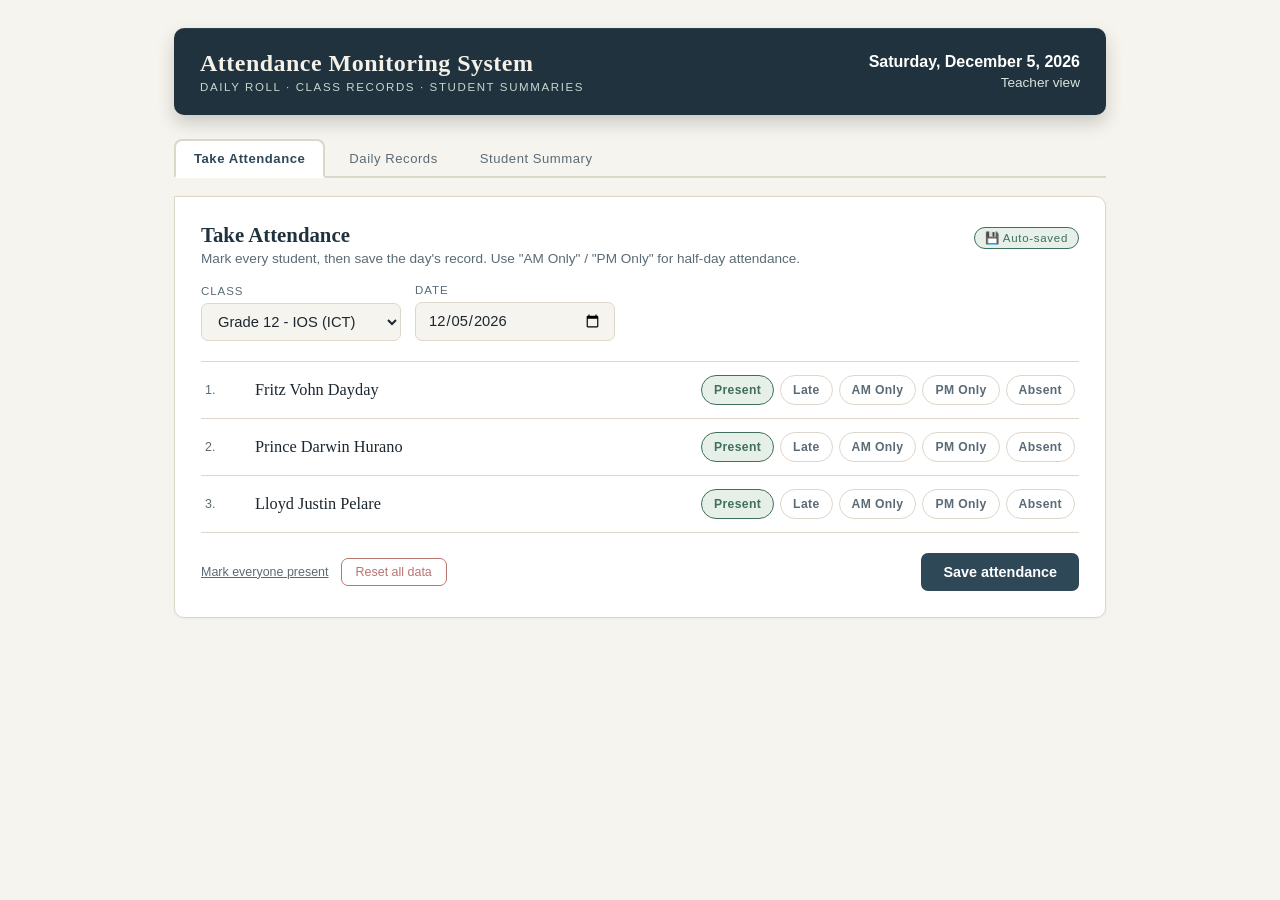
<file: index.html>
<!DOCTYPE html>
<html lang="en">
<head>
<meta charset="UTF-8" />
<title>Attendance Monitoring System</title>

<link rel = "stylesheet" href ="style.css">
</head>
<body>

<div class="app">

  <div class="masthead">
    <div>
      <div class="masthead-title">Attendance Monitoring System</div>
      <div class="masthead-sub">Daily roll &middot; Class records &middot; Student summaries</div>
    </div>
    <div class="masthead-date">
      <strong id="todayLabel">&mdash;</strong>
      <span id="signedInLabel">Teacher view</span>
    </div>
  </div>

  <div class="tabs" role="tablist">
    <button class="tab active" data-tab="take" role="tab">Take Attendance</button>
    <button class="tab" data-tab="daily" role="tab">Daily Records</button>
    <button class="tab" data-tab="summary" role="tab">Student Summary</button>
  </div>

  <div class="panel" id="panel"></div>

  <footer class="note">
    <span id="storageStatus"></span>
  </footer>
</div>

<script src="script.js">
</script>

</body>
</html>
</file>
<file: style.css>
:root {
    --ink: #1c2730;
    --ink-soft: #5b6b75;
    --paper: #f6f4ee;
    --panel: #ffffff;
    --line: #dcd7c9;
    --slate: #2f4858;
    --slate-deep: #1f323d;
    --chalk-green: #3f6f5e;
    --chalk-green-soft: #e7efe9;
    --chalk-amber: #a3742a;
    --chalk-amber-soft: #f4ead7;
    --chalk-red: #9c3b34;
    --chalk-red-soft: #f6e2df;
    --chalk-blue: #345a7a;
    --chalk-blue-soft: #e4ebf2;
    --focus: #2f4858;
    font-size: 16px;
  }

  * { box-sizing: border-box; }

  body {
    margin: 0;
    background: var(--paper);
    color: var(--ink);
    font-family: "Iowan Old Style", "Palatino Linotype", Georgia, "Times New Roman", serif;
    -webkit-font-smoothing: antialiased;
  }

  .app {
    max-width: 980px;
    margin: 0 auto;
    padding: 28px 24px 60px;
  }

  .masthead {
    background: var(--slate-deep);
    color: #f4f1e8;
    border-radius: 10px;
    padding: 22px 26px;
    margin-bottom: 22px;
    display: flex;
    align-items: center;
    justify-content: space-between;
    gap: 16px;
    box-shadow: 0 1px 0 rgba(255,255,255,0.06) inset, 0 8px 18px rgba(0,0,0,0.18);
  }

  .masthead-title {
    font-family: "Palatino Linotype", Georgia, serif;
    font-size: 1.5rem;
    letter-spacing: 0.02em;
    font-weight: 600;
  }

  .masthead-sub {
    font-family: "Helvetica Neue", Arial, sans-serif;
    font-size: 0.72rem;
    letter-spacing: 0.14em;
    text-transform: uppercase;
    color: #c9d6cf;
    margin-top: 4px;
  }

  .masthead-date {
    font-family: "Helvetica Neue", Arial, sans-serif;
    font-size: 0.85rem;
    color: #d9e2dc;
    text-align: right;
    line-height: 1.4;
  }

  .masthead-date strong {
    display: block;
    color: #fff;
    font-size: 1rem;
  }

  .tabs {
    display: flex;
    gap: 6px;
    margin-bottom: 18px;
    border-bottom: 2px solid var(--line);
  }

  .tab {
    font-family: "Helvetica Neue", Arial, sans-serif;
    font-size: 0.82rem;
    letter-spacing: 0.04em;
    padding: 10px 18px;
    background: transparent;
    border: none;
    color: var(--ink-soft);
    cursor: pointer;
    border-radius: 8px 8px 0 0;
    position: relative;
    top: 2px;
  }

  .tab:hover { color: var(--ink); }

  .tab.active {
    background: var(--panel);
    color: var(--slate);
    font-weight: 600;
    border: 2px solid var(--line);
    border-bottom: 2px solid var(--panel);
  }

  .tab:focus-visible, button:focus-visible, select:focus-visible, input:focus-visible {
    outline: 3px solid var(--focus);
    outline-offset: 2px;
  }

  .panel {
    background: var(--panel);
    border: 1px solid var(--line);
    border-radius: 0 10px 10px 10px;
    padding: 26px;
    box-shadow: 0 1px 3px rgba(28,39,48,0.05);
  }

  .panel-heading {
    display: flex;
    align-items: baseline;
    justify-content: space-between;
    flex-wrap: wrap;
    gap: 10px;
    margin-bottom: 18px;
  }

  .panel-heading h2 {
    margin: 0;
    font-size: 1.3rem;
    color: var(--slate-deep);
  }

  .panel-heading p {
    margin: 4px 0 0;
    font-family: "Helvetica Neue", Arial, sans-serif;
    font-size: 0.85rem;
    color: var(--ink-soft);
  }

  .controls-row {
    display: flex;
    flex-wrap: wrap;
    gap: 14px;
    align-items: end;
    margin-bottom: 20px;
  }

  .field {
    display: flex;
    flex-direction: column;
    gap: 6px;
  }

  .field label {
    font-family: "Helvetica Neue", Arial, sans-serif;
    font-size: 0.72rem;
    letter-spacing: 0.08em;
    text-transform: uppercase;
    color: var(--ink-soft);
  }

  select, input[type="date"] {
    font-family: "Helvetica Neue", Arial, sans-serif;
    font-size: 0.92rem;
    padding: 9px 12px;
    border: 1px solid var(--line);
    border-radius: 7px;
    background: var(--paper);
    color: var(--ink);
    min-width: 200px;
  }

  .roster {
    border-top: 1px solid var(--line);
  }

  .roster-row {
    display: grid;
    grid-template-columns: 36px 1fr auto;
    align-items: center;
    gap: 14px;
    padding: 13px 4px;
    border-bottom: 1px solid var(--line);
  }

  .roster-row .num {
    font-family: "Helvetica Neue", Arial, sans-serif;
    font-size: 0.78rem;
    color: var(--ink-soft);
  }

  .roster-row .name {
    font-size: 1.02rem;
  }

  .status-group {
    display: flex;
    flex-wrap: wrap;
    gap: 6px;
    justify-content: flex-end;
  }

  .status-btn {
    font-family: "Helvetica Neue", Arial, sans-serif;
    font-size: 0.76rem;
    font-weight: 600;
    letter-spacing: 0.03em;
    padding: 7px 12px;
    border-radius: 999px;
    border: 1.5px solid var(--line);
    background: var(--panel);
    color: var(--ink-soft);
    cursor: pointer;
    transition: background 0.12s, color 0.12s, border-color 0.12s;
  }

  .status-btn:hover { border-color: var(--ink-soft); }

  .status-btn[data-status="present"].active {
    background: var(--chalk-green-soft);
    border-color: var(--chalk-green);
    color: var(--chalk-green);
  }
  .status-btn[data-status="late"].active {
    background: var(--chalk-amber-soft);
    border-color: var(--chalk-amber);
    color: var(--chalk-amber);
  }
  .status-btn[data-status="half_am"].active,
  .status-btn[data-status="half_pm"].active {
    background: var(--chalk-blue-soft);
    border-color: var(--chalk-blue);
    color: var(--chalk-blue);
  }
  .status-btn[data-status="absent"].active {
    background: var(--chalk-red-soft);
    border-color: var(--chalk-red);
    color: var(--chalk-red);
  }

  .roster-actions {
    display: flex;
    justify-content: space-between;
    align-items: center;
    margin-top: 20px;
    flex-wrap: wrap;
    gap: 12px;
  }

  .quick-mark {
    font-family: "Helvetica Neue", Arial, sans-serif;
    font-size: 0.78rem;
    color: var(--ink-soft);
    background: none;
    border: none;
    text-decoration: underline;
    cursor: pointer;
    padding: 0;
  }

  .primary-btn {
    font-family: "Helvetica Neue", Arial, sans-serif;
    font-size: 0.9rem;
    font-weight: 600;
    padding: 11px 22px;
    border-radius: 7px;
    border: none;
    background: var(--slate);
    color: #fff;
    cursor: pointer;
  }

  .primary-btn:hover { background: var(--slate-deep); }

  .danger-btn {
    font-family: "Helvetica Neue", Arial, sans-serif;
    font-size: 0.78rem;
    color: var(--chalk-red);
    background: none;
    border: 1px solid var(--chalk-red);
    border-radius: 7px;
    padding: 6px 14px;
    cursor: pointer;
    opacity: 0.7;
  }

  .danger-btn:hover { opacity: 1; }

  .save-confirm {
    font-family: "Helvetica Neue", Arial, sans-serif;
    font-size: 0.85rem;
    color: var(--chalk-green);
    font-weight: 600;
    opacity: 0;
    transition: opacity 0.2s;
  }

  .save-confirm.show { opacity: 1; }

  table.records {
    width: 100%;
    border-collapse: collapse;
    font-family: "Helvetica Neue", Arial, sans-serif;
    font-size: 0.9rem;
  }

  table.records th {
    text-align: left;
    font-size: 0.72rem;
    letter-spacing: 0.08em;
    text-transform: uppercase;
    color: var(--ink-soft);
    padding: 0 4px 10px;
    border-bottom: 2px solid var(--line);
  }

  table.records td {
    padding: 11px 4px;
    border-bottom: 1px solid var(--line);
  }

  .pill {
    display: inline-flex;
    align-items: center;
    gap: 6px;
    font-size: 0.78rem;
    font-weight: 600;
    padding: 4px 11px;
    border-radius: 999px;
  }

  .pill.present { background: var(--chalk-green-soft); color: var(--chalk-green); }
  .pill.late { background: var(--chalk-amber-soft); color: var(--chalk-amber); }
  .pill.half_am, .pill.half_pm { background: var(--chalk-blue-soft); color: var(--chalk-blue); }
  .pill.absent { background: var(--chalk-red-soft); color: var(--chalk-red); }
  .pill.none { background: #ececec; color: var(--ink-soft); }

  .empty-state {
    text-align: center;
    padding: 50px 20px;
    color: var(--ink-soft);
    font-family: "Helvetica Neue", Arial, sans-serif;
    font-size: 0.92rem;
  }

  .summary-grid {
    display: grid;
    grid-template-columns: repeat(4, 1fr);
    gap: 14px;
    margin-bottom: 24px;
  }

  .stat-card {
    border: 1px solid var(--line);
    border-radius: 9px;
    padding: 16px 18px;
    text-align: center;
  }

  .stat-card .stat-num {
    font-size: 2rem;
    font-weight: 600;
    line-height: 1;
  }

  .stat-card.present .stat-num { color: var(--chalk-green); }
  .stat-card.late .stat-num { color: var(--chalk-amber); }
  .stat-card.half .stat-num { color: var(--chalk-blue); }
  .stat-card.absent .stat-num { color: var(--chalk-red); }

  .stat-card .stat-label {
    font-family: "Helvetica Neue", Arial, sans-serif;
    font-size: 0.72rem;
    letter-spacing: 0.08em;
    text-transform: uppercase;
    color: var(--ink-soft);
    margin-top: 6px;
  }

  .rate-line {
    font-family: "Helvetica Neue", Arial, sans-serif;
    font-size: 0.85rem;
    color: var(--ink-soft);
    margin-bottom: 18px;
  }

  .rate-line strong { color: var(--ink); }

  .history-list {
    border-top: 1px solid var(--line);
  }

  .history-row {
    display: grid;
    grid-template-columns: 1fr auto;
    padding: 10px 2px;
    border-bottom: 1px solid var(--line);
    font-family: "Helvetica Neue", Arial, sans-serif;
    font-size: 0.88rem;
  }

  .history-row .date { color: var(--ink-soft); }

  .storage-badge {
    font-family: "Helvetica Neue", Arial, sans-serif;
    font-size: 0.72rem;
    letter-spacing: 0.06em;
    color: var(--chalk-green);
    background: var(--chalk-green-soft);
    border: 1px solid var(--chalk-green);
    border-radius: 999px;
    padding: 3px 10px;
    display: inline-flex;
    align-items: center;
    gap: 5px;
  }

  footer.note {
    margin-top: 26px;
    font-family: "Helvetica Neue", Arial, sans-serif;
    font-size: 0.76rem;
    color: var(--ink-soft);
    text-align: center;
    line-height: 1.6;
  }

  @media (max-width: 640px) {
    .summary-grid { grid-template-columns: repeat(2, 1fr); }
    .masthead { flex-direction: column; align-items: flex-start; }
    .masthead-date { text-align: left; }
    .roster-row { grid-template-columns: 1fr; }
    .status-group { justify-content: flex-start; }
  }
</file>
